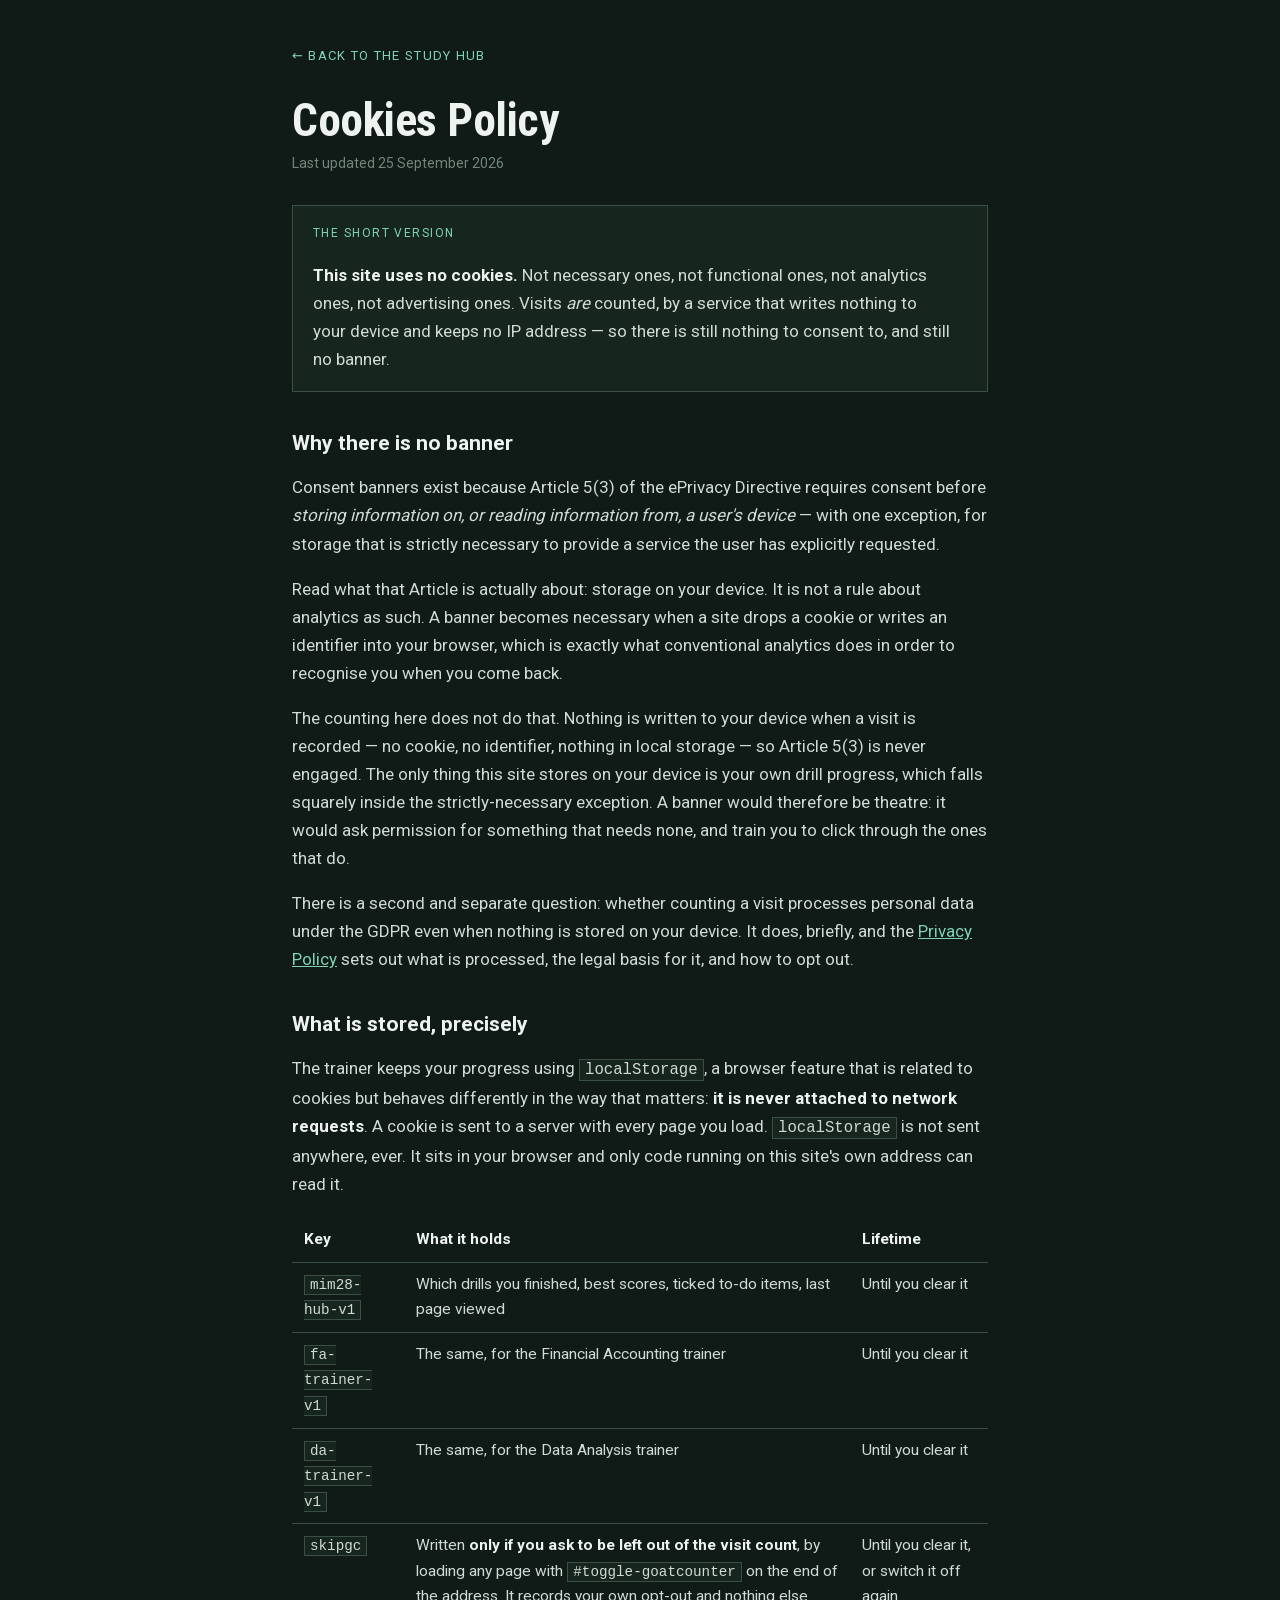
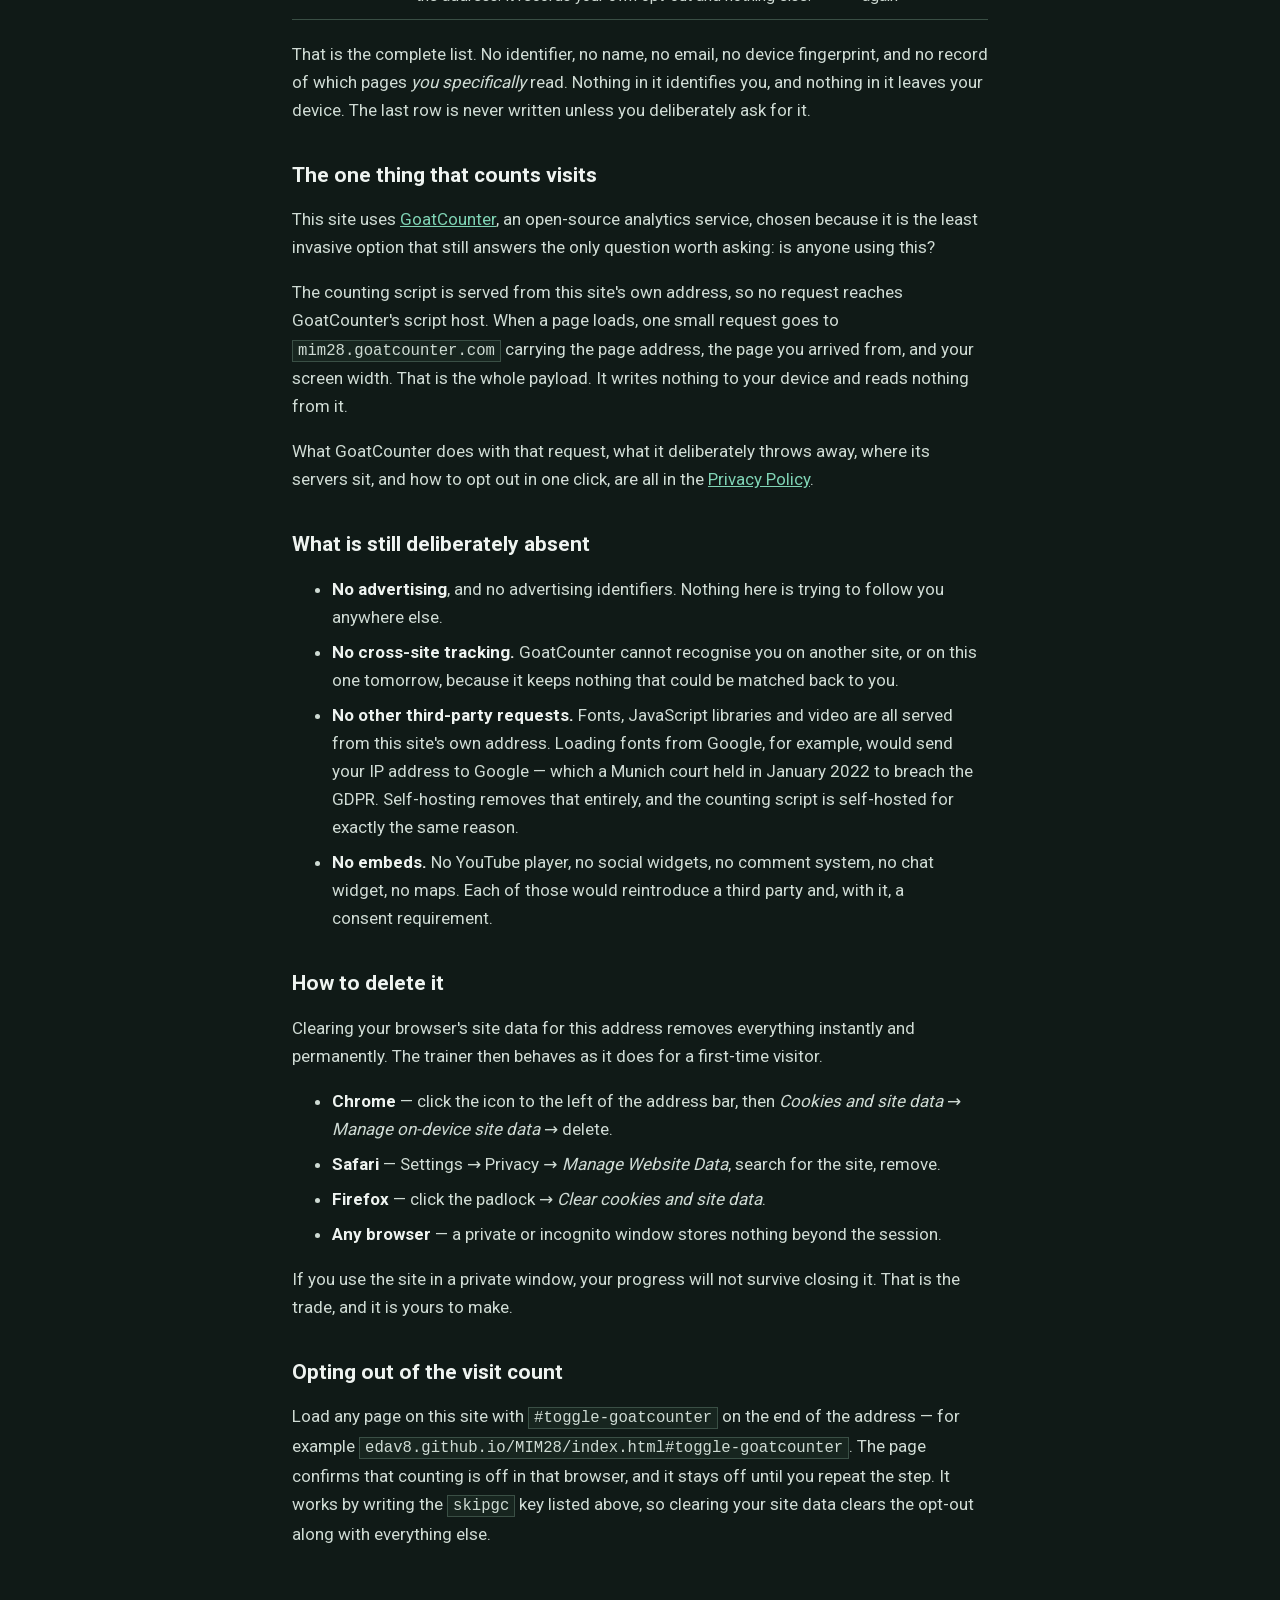
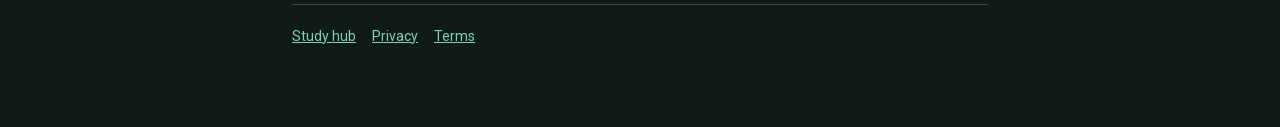
<file: cookies.html>
<!DOCTYPE html>
<html lang="en"><head>
<meta charset="utf-8">
<meta name="viewport" content="width=device-width, initial-scale=1">
<title>Cookies Policy — MIM’28 Study Hub</title>
<meta name="description" content="This site uses no cookies. Visits are counted with GoatCounter, which stores no IP address and writes nothing to your device.">
<meta name="robots" content="index, follow">
<link rel="stylesheet" href="assets/fonts/fonts.css">
<link rel="stylesheet" href="assets/legal.css">
<link rel="icon" href="assets/favicon.svg" type="image/svg+xml">
<meta name="theme-color" content="#101a17">
<!-- Analytics: GoatCounter. The script is served from this origin, so no request
     reaches gc.zgo.at; the only outbound call is the counting beacon itself, to
     servers in Finland and Germany. No cookies, and no IP address is stored. -->
<script data-goatcounter="https://mim28.goatcounter.com/count" async src="assets/vendor/goatcounter-count.js"></script>
</head>
<body>
<div class="wrap">
<a class="back" href="index.html">← Back to the study hub</a>

<h1>Cookies Policy</h1>
<p class="updated">Last updated 25 September 2026</p>

<div class="card">
  <p class="kicker">The short version</p>
  <p><strong>This site uses no cookies.</strong> Not necessary ones, not functional ones, not analytics ones, not advertising ones. Visits <em>are</em> counted, by a service that writes nothing to your device and keeps no IP address — so there is still nothing to consent to, and still no banner.</p>
</div>

<h2>Why there is no banner</h2>
<p>Consent banners exist because Article 5(3) of the ePrivacy Directive requires consent before <em>storing information on, or reading information from, a user's device</em> — with one exception, for storage that is strictly necessary to provide a service the user has explicitly requested.</p>
<p>Read what that Article is actually about: storage on your device. It is not a rule about analytics as such. A banner becomes necessary when a site drops a cookie or writes an identifier into your browser, which is exactly what conventional analytics does in order to recognise you when you come back.</p>
<p>The counting here does not do that. Nothing is written to your device when a visit is recorded — no cookie, no identifier, nothing in local storage — so Article 5(3) is never engaged. The only thing this site stores on your device is your own drill progress, which falls squarely inside the strictly-necessary exception. A banner would therefore be theatre: it would ask permission for something that needs none, and train you to click through the ones that do.</p>
<p>There is a second and separate question: whether counting a visit processes personal data under the GDPR even when nothing is stored on your device. It does, briefly, and the <a href="privacy.html">Privacy Policy</a> sets out what is processed, the legal basis for it, and how to opt out.</p>

<h2>What is stored, precisely</h2>
<p>The trainer keeps your progress using <code>localStorage</code>, a browser feature that is related to cookies but behaves differently in the way that matters: <strong>it is never attached to network requests</strong>. A cookie is sent to a server with every page you load. <code>localStorage</code> is not sent anywhere, ever. It sits in your browser and only code running on this site's own address can read it.</p>

<table>
  <tr><th>Key</th><th>What it holds</th><th>Lifetime</th></tr>
  <tr><td><code>mim28-hub-v1</code></td><td>Which drills you finished, best scores, ticked to-do items, last page viewed</td><td>Until you clear it</td></tr>
  <tr><td><code>fa-trainer-v1</code></td><td>The same, for the Financial Accounting trainer</td><td>Until you clear it</td></tr>
  <tr><td><code>da-trainer-v1</code></td><td>The same, for the Data Analysis trainer</td><td>Until you clear it</td></tr>
  <tr><td><code>skipgc</code></td><td>Written <strong>only if you ask to be left out of the visit count</strong>, by loading any page with <code>#toggle-goatcounter</code> on the end of the address. It records your own opt-out and nothing else.</td><td>Until you clear it, or switch it off again</td></tr>
</table>

<p>That is the complete list. No identifier, no name, no email, no device fingerprint, and no record of which pages <em>you specifically</em> read. Nothing in it identifies you, and nothing in it leaves your device. The last row is never written unless you deliberately ask for it.</p>

<h2>The one thing that counts visits</h2>
<p>This site uses <a href="https://www.goatcounter.com" rel="noopener">GoatCounter</a>, an open-source analytics service, chosen because it is the least invasive option that still answers the only question worth asking: is anyone using this?</p>
<p>The counting script is served from this site's own address, so no request reaches GoatCounter's script host. When a page loads, one small request goes to <code>mim28.goatcounter.com</code> carrying the page address, the page you arrived from, and your screen width. That is the whole payload. It writes nothing to your device and reads nothing from it.</p>
<p>What GoatCounter does with that request, what it deliberately throws away, where its servers sit, and how to opt out in one click, are all in the <a href="privacy.html">Privacy Policy</a>.</p>

<h2>What is still deliberately absent</h2>
<ul>
  <li><strong>No advertising</strong>, and no advertising identifiers. Nothing here is trying to follow you anywhere else.</li>
  <li><strong>No cross-site tracking.</strong> GoatCounter cannot recognise you on another site, or on this one tomorrow, because it keeps nothing that could be matched back to you.</li>
  <li><strong>No other third-party requests.</strong> Fonts, JavaScript libraries and video are all served from this site's own address. Loading fonts from Google, for example, would send your IP address to Google — which a Munich court held in January 2022 to breach the GDPR. Self-hosting removes that entirely, and the counting script is self-hosted for exactly the same reason.</li>
  <li><strong>No embeds.</strong> No YouTube player, no social widgets, no comment system, no chat widget, no maps. Each of those would reintroduce a third party and, with it, a consent requirement.</li>
</ul>

<h2>How to delete it</h2>
<p>Clearing your browser's site data for this address removes everything instantly and permanently. The trainer then behaves as it does for a first-time visitor.</p>
<ul>
  <li><strong>Chrome</strong> — click the icon to the left of the address bar, then <em>Cookies and site data</em> → <em>Manage on-device site data</em> → delete.</li>
  <li><strong>Safari</strong> — Settings → Privacy → <em>Manage Website Data</em>, search for the site, remove.</li>
  <li><strong>Firefox</strong> — click the padlock → <em>Clear cookies and site data</em>.</li>
  <li><strong>Any browser</strong> — a private or incognito window stores nothing beyond the session.</li>
</ul>
<p>If you use the site in a private window, your progress will not survive closing it. That is the trade, and it is yours to make.</p>

<h2>Opting out of the visit count</h2>
<p>Load any page on this site with <code>#toggle-goatcounter</code> on the end of the address — for example <code>edav8.github.io/MIM28/index.html#toggle-goatcounter</code>. The page confirms that counting is off in that browser, and it stays off until you repeat the step. It works by writing the <code>skipgc</code> key listed above, so clearing your site data clears the opt-out along with everything else.</p>

<footer>
  <a href="index.html">Study hub</a><a href="privacy.html">Privacy</a><a href="terms.html">Terms</a>
</footer>
</div>
</body>
</html>
</file>
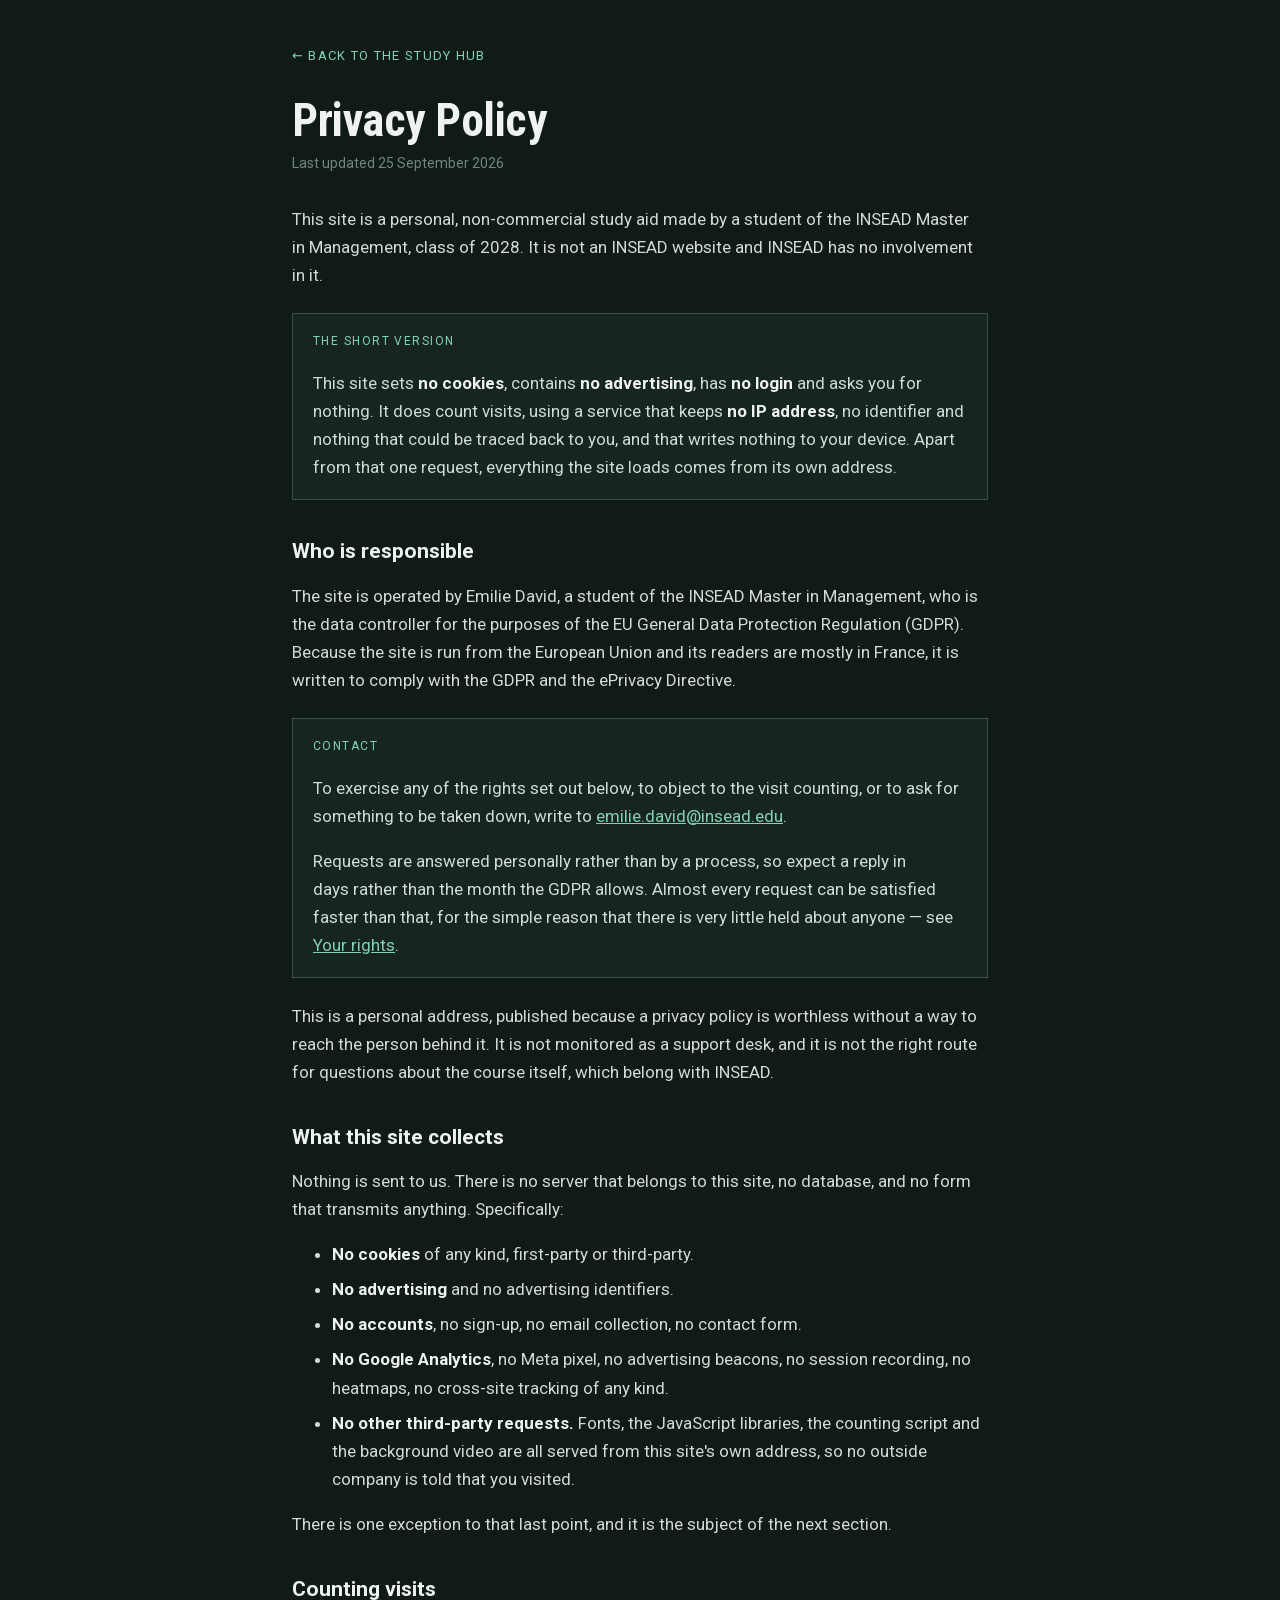
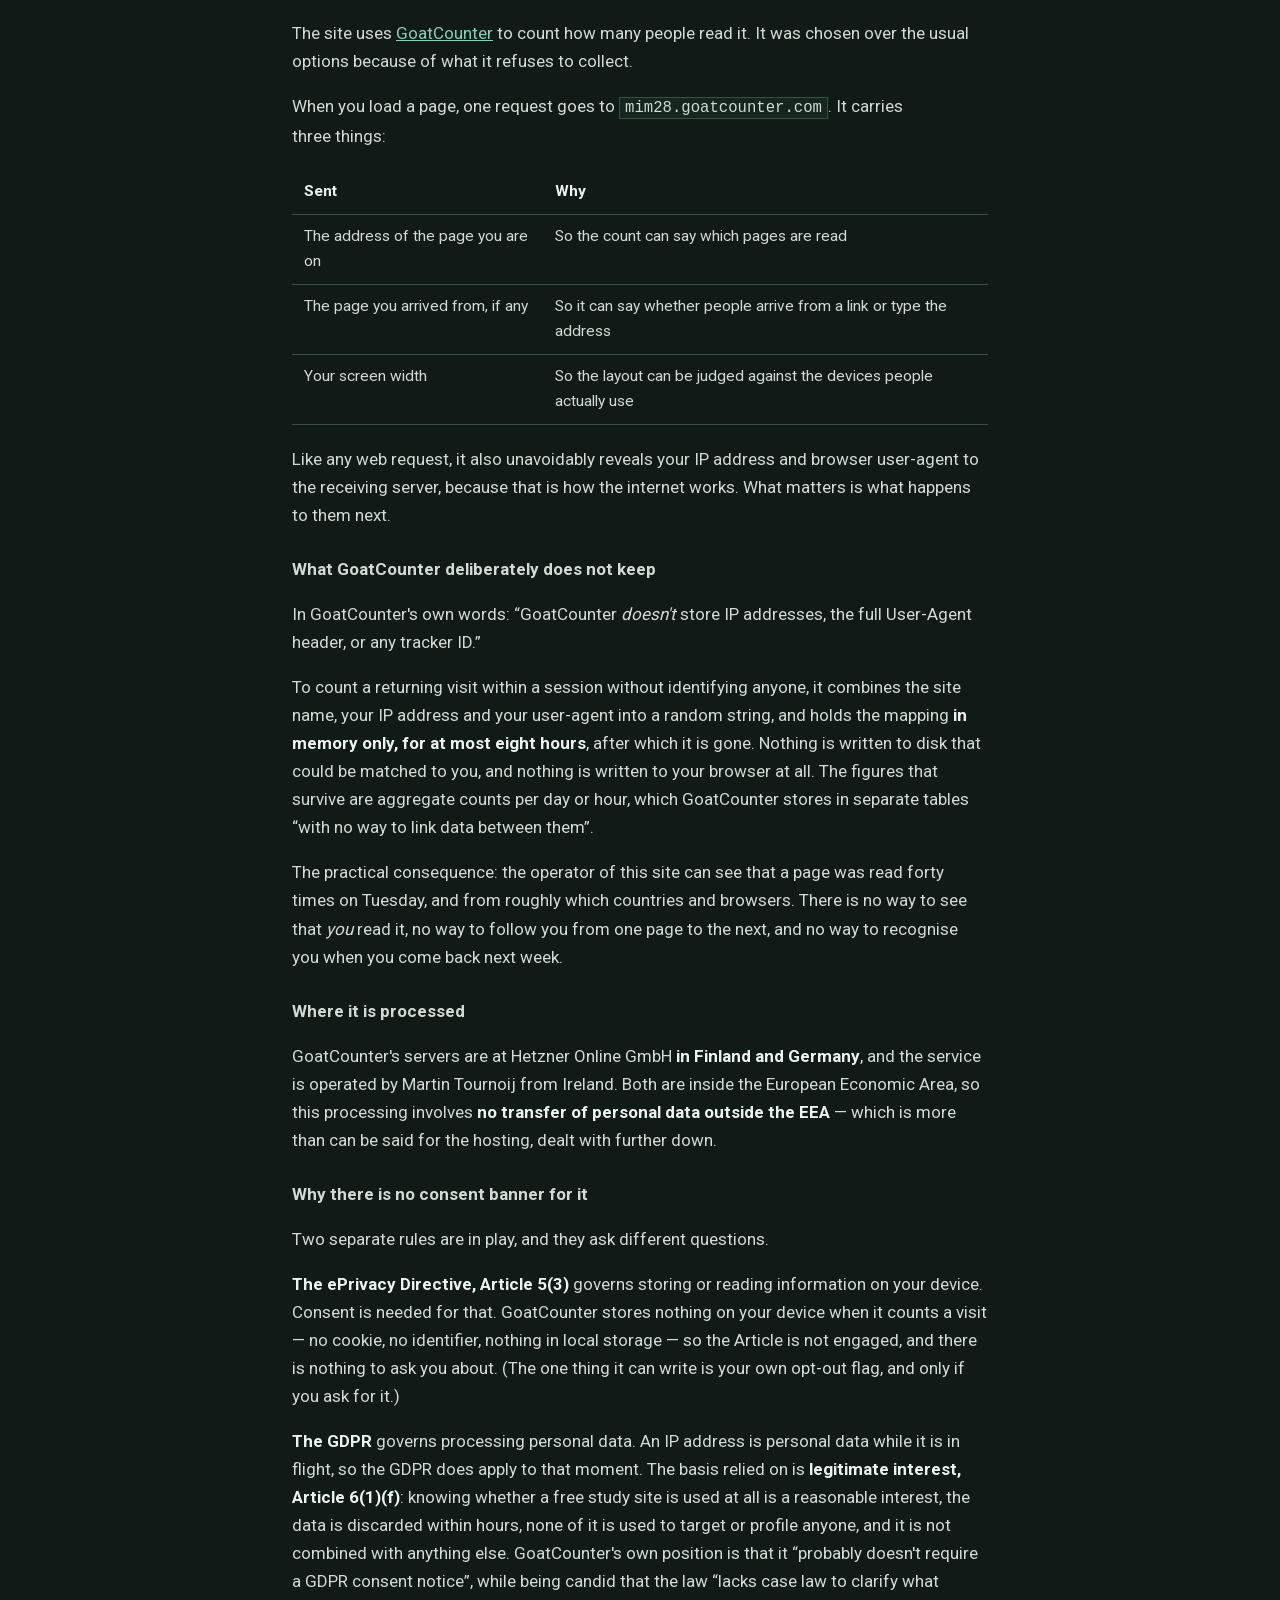
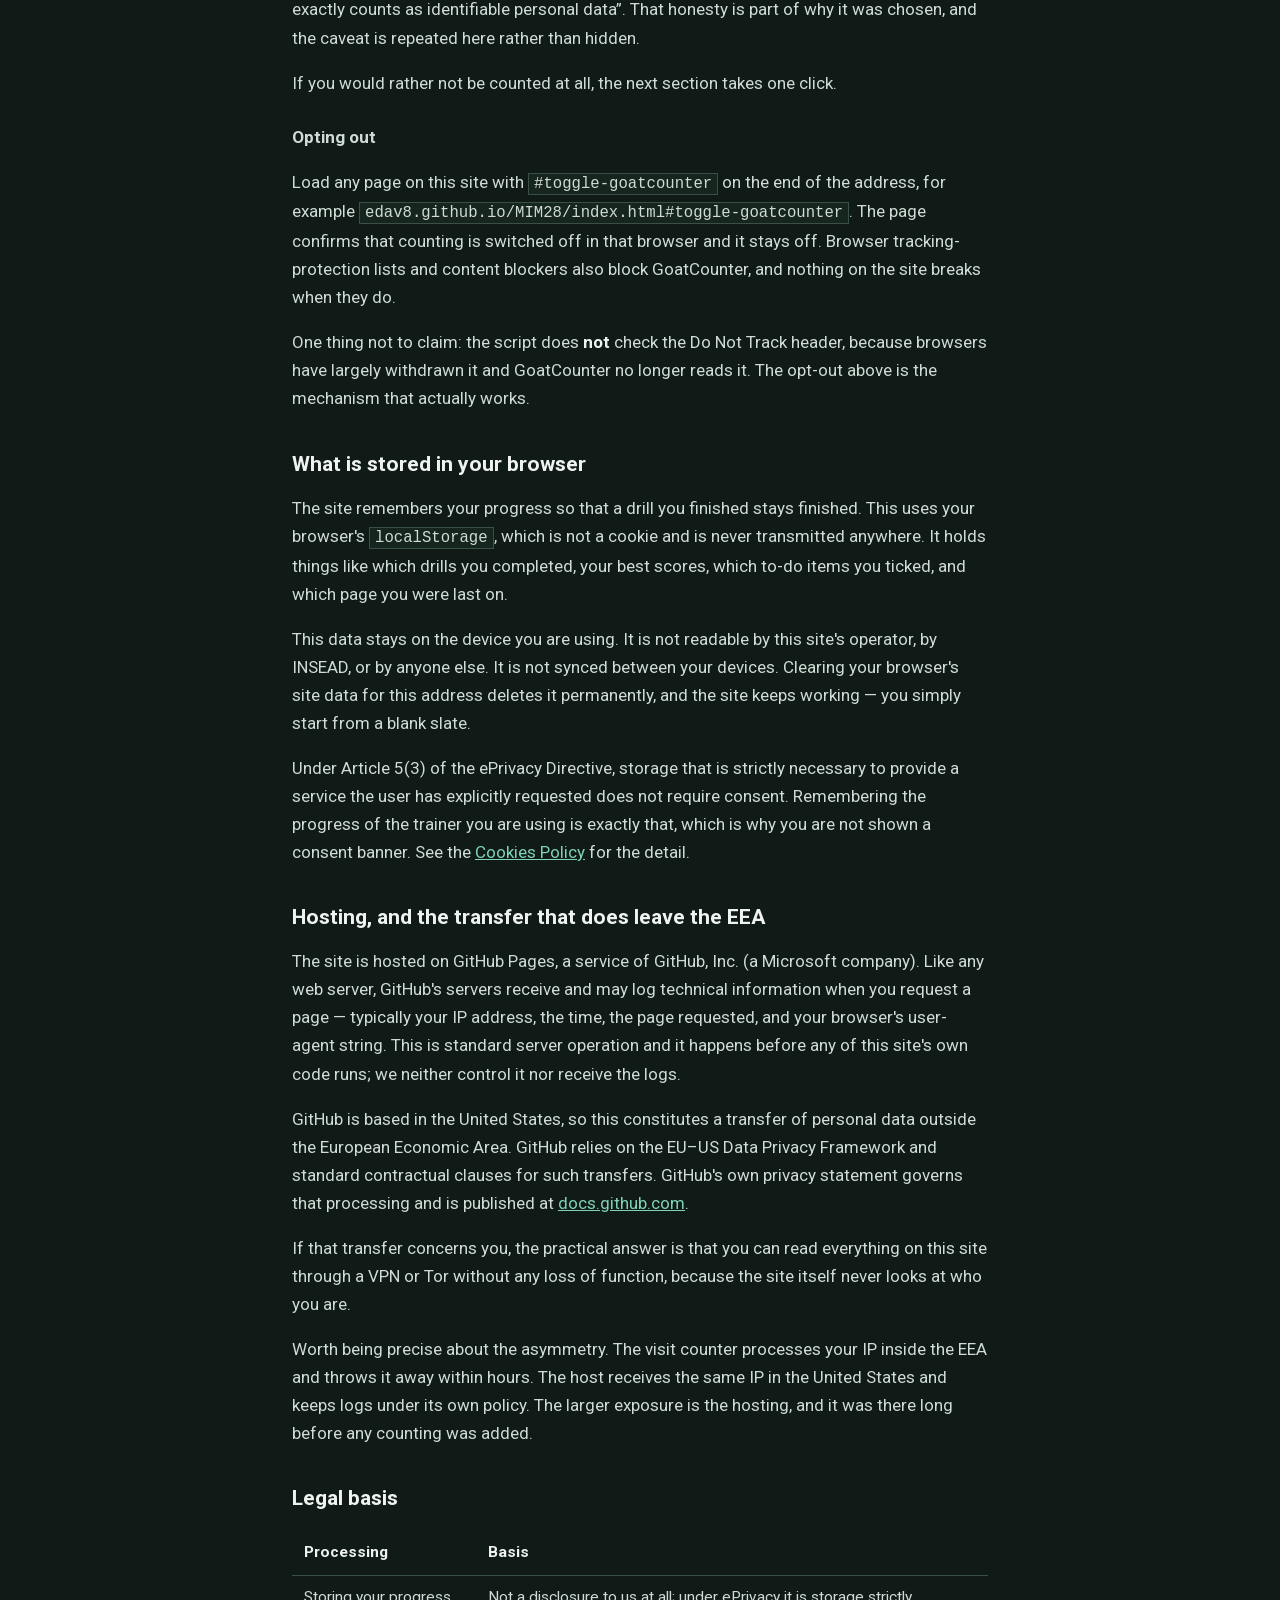
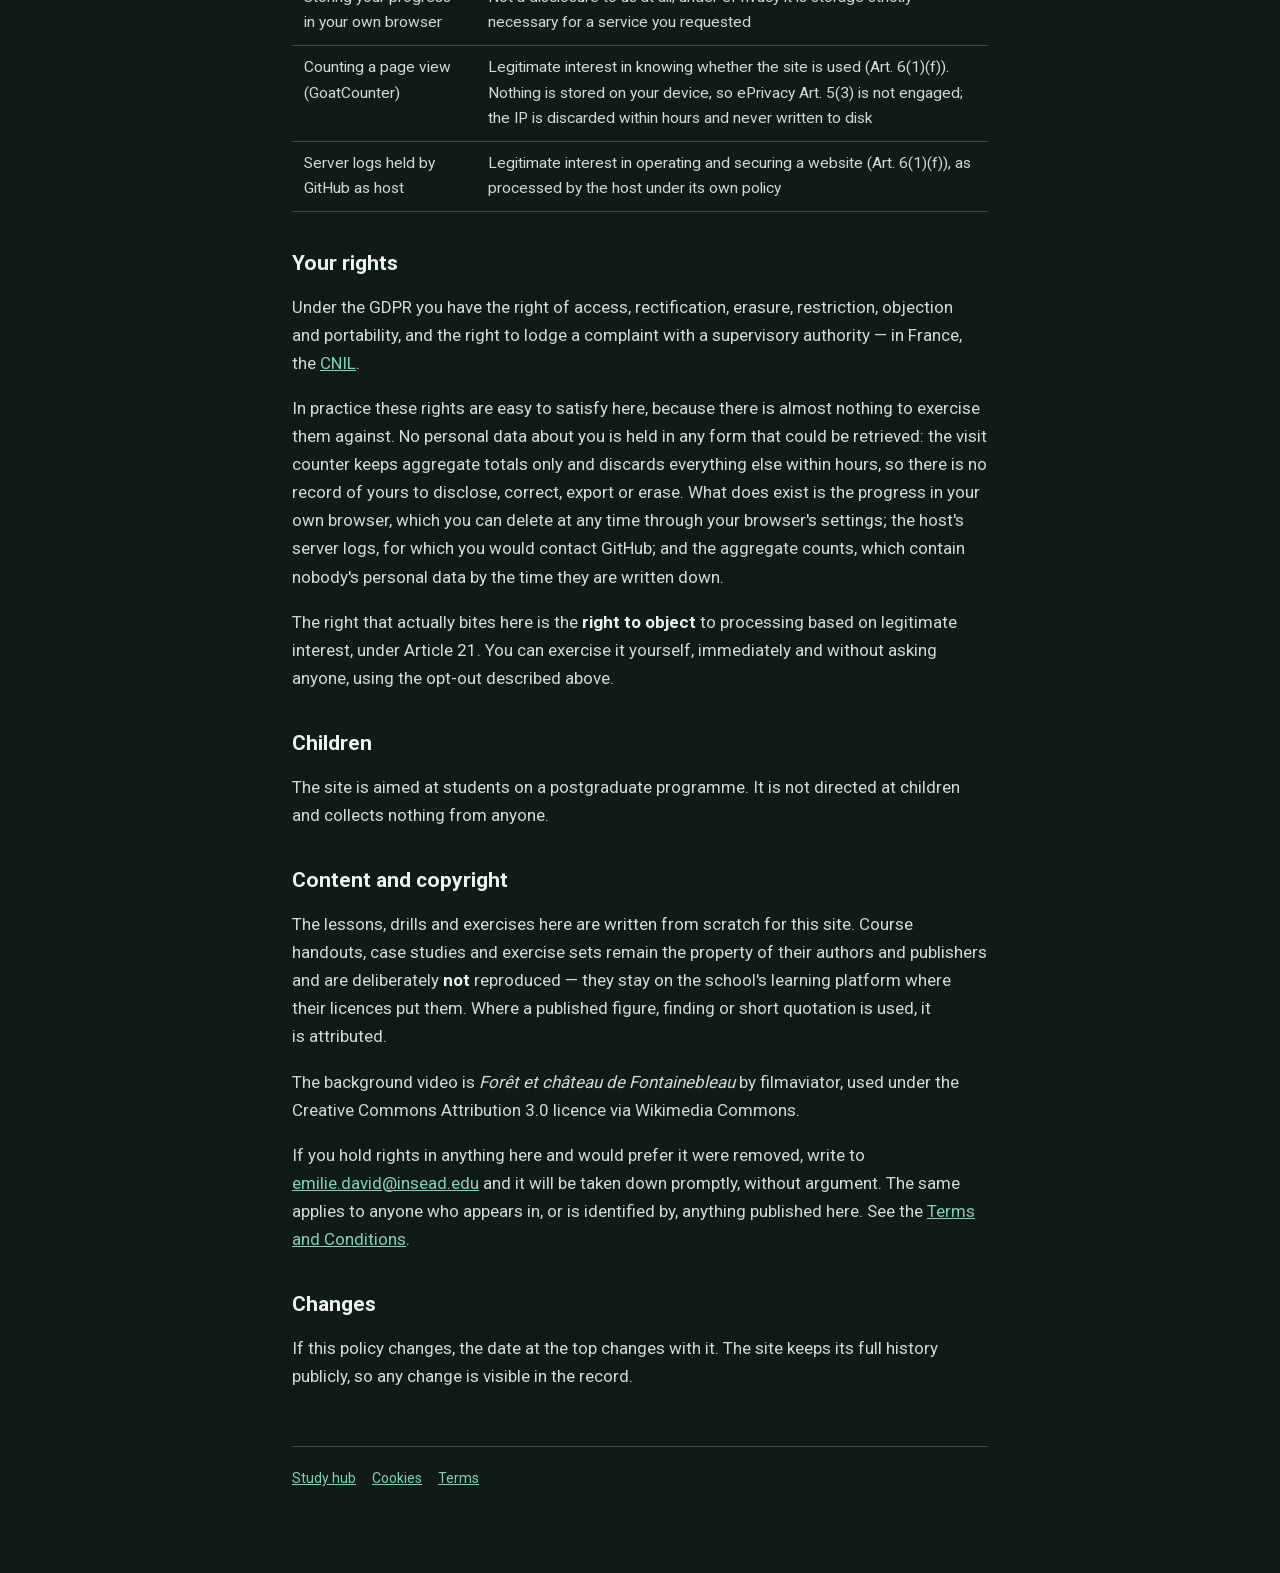
<file: privacy.html>
<!DOCTYPE html>
<html lang="en"><head>
<meta charset="utf-8">
<meta name="viewport" content="width=device-width, initial-scale=1">
<title>Privacy Policy — MIM’28 Study Hub</title>
<meta name="description" content="What the MIM’28 Study Hub does and does not collect. No cookies, no advertising, and privacy-first visit counting that stores no IP address.">
<meta name="robots" content="index, follow">
<link rel="stylesheet" href="assets/fonts/fonts.css">
<link rel="stylesheet" href="assets/legal.css">
<link rel="icon" href="assets/favicon.svg" type="image/svg+xml">
<meta name="theme-color" content="#101a17">
<!-- Analytics: GoatCounter. The script is served from this origin, so no request
     reaches gc.zgo.at; the only outbound call is the counting beacon itself, to
     servers in Finland and Germany. No cookies, and no IP address is stored. -->
<script data-goatcounter="https://mim28.goatcounter.com/count" async src="assets/vendor/goatcounter-count.js"></script>
</head>
<body>
<div class="wrap">
<a class="back" href="index.html">← Back to the study hub</a>

<h1>Privacy Policy</h1>
<p class="updated">Last updated 25 September 2026</p>

<p>This site is a personal, non-commercial study aid made by a student of the INSEAD Master in Management, class of 2028. It is not an INSEAD website and INSEAD has no involvement in it.</p>

<div class="card">
  <p class="kicker">The short version</p>
  <p>This site sets <strong>no cookies</strong>, contains <strong>no advertising</strong>, has <strong>no login</strong> and asks you for nothing. It does count visits, using a service that keeps <strong>no IP address</strong>, no identifier and nothing that could be traced back to you, and that writes nothing to your device. Apart from that one request, everything the site loads comes from its own address.</p>
</div>

<h2>Who is responsible</h2>
<p>The site is operated by Emilie David, a student of the INSEAD Master in Management, who is the data controller for the purposes of the EU General Data Protection Regulation (GDPR). Because the site is run from the European Union and its readers are mostly in France, it is written to comply with the GDPR and the ePrivacy Directive.</p>

<div class="card">
  <p class="kicker">Contact</p>
  <p>To exercise any of the rights set out below, to object to the visit counting, or to ask for something to be taken down, write to <a href="mailto:emilie.david@insead.edu">emilie.david@insead.edu</a>.</p>
  <p>Requests are answered personally rather than by a process, so expect a reply in days rather than the month the GDPR allows. Almost every request can be satisfied faster than that, for the simple reason that there is very little held about anyone &mdash; see <a href="#rights">Your rights</a>.</p>
</div>

<p>This is a personal address, published because a privacy policy is worthless without a way to reach the person behind it. It is not monitored as a support desk, and it is not the right route for questions about the course itself, which belong with INSEAD.</p>

<h2>What this site collects</h2>
<p>Nothing is sent to us. There is no server that belongs to this site, no database, and no form that transmits anything. Specifically:</p>
<ul>
  <li><strong>No cookies</strong> of any kind, first-party or third-party.</li>
  <li><strong>No advertising</strong> and no advertising identifiers.</li>
  <li><strong>No accounts</strong>, no sign-up, no email collection, no contact form.</li>
  <li><strong>No Google Analytics</strong>, no Meta pixel, no advertising beacons, no session recording, no heatmaps, no cross-site tracking of any kind.</li>
  <li><strong>No other third-party requests.</strong> Fonts, the JavaScript libraries, the counting script and the background video are all served from this site's own address, so no outside company is told that you visited.</li>
</ul>
<p>There is one exception to that last point, and it is the subject of the next section.</p>

<h2>Counting visits</h2>
<p>The site uses <a href="https://www.goatcounter.com" rel="noopener">GoatCounter</a> to count how many people read it. It was chosen over the usual options because of what it refuses to collect.</p>
<p>When you load a page, one request goes to <code>mim28.goatcounter.com</code>. It carries three things:</p>
<table>
  <tr><th>Sent</th><th>Why</th></tr>
  <tr><td>The address of the page you are on</td><td>So the count can say which pages are read</td></tr>
  <tr><td>The page you arrived from, if any</td><td>So it can say whether people arrive from a link or type the address</td></tr>
  <tr><td>Your screen width</td><td>So the layout can be judged against the devices people actually use</td></tr>
</table>
<p>Like any web request, it also unavoidably reveals your IP address and browser user-agent to the receiving server, because that is how the internet works. What matters is what happens to them next.</p>

<h3>What GoatCounter deliberately does not keep</h3>
<p>In GoatCounter's own words: <q>GoatCounter <em>doesn't</em> store IP addresses, the full User-Agent header, or any tracker ID.</q></p>
<p>To count a returning visit within a session without identifying anyone, it combines the site name, your IP address and your user-agent into a random string, and holds the mapping <strong>in memory only, for at most eight hours</strong>, after which it is gone. Nothing is written to disk that could be matched to you, and nothing is written to your browser at all. The figures that survive are aggregate counts per day or hour, which GoatCounter stores in separate tables <q>with no way to link data between them</q>.</p>
<p>The practical consequence: the operator of this site can see that a page was read forty times on Tuesday, and from roughly which countries and browsers. There is no way to see that <em>you</em> read it, no way to follow you from one page to the next, and no way to recognise you when you come back next week.</p>

<h3>Where it is processed</h3>
<p>GoatCounter's servers are at Hetzner Online GmbH <strong>in Finland and Germany</strong>, and the service is operated by Martin Tournoij from Ireland. Both are inside the European Economic Area, so this processing involves <strong>no transfer of personal data outside the EEA</strong> — which is more than can be said for the hosting, dealt with further down.</p>

<h3>Why there is no consent banner for it</h3>
<p>Two separate rules are in play, and they ask different questions.</p>
<p><strong>The ePrivacy Directive, Article 5(3)</strong> governs storing or reading information on your device. Consent is needed for that. GoatCounter stores nothing on your device when it counts a visit — no cookie, no identifier, nothing in local storage — so the Article is not engaged, and there is nothing to ask you about. (The one thing it can write is your own opt-out flag, and only if you ask for it.)</p>
<p><strong>The GDPR</strong> governs processing personal data. An IP address is personal data while it is in flight, so the GDPR does apply to that moment. The basis relied on is <strong>legitimate interest, Article 6(1)(f)</strong>: knowing whether a free study site is used at all is a reasonable interest, the data is discarded within hours, none of it is used to target or profile anyone, and it is not combined with anything else. GoatCounter's own position is that it <q>probably doesn't require a GDPR consent notice</q>, while being candid that the law <q>lacks case law to clarify what exactly counts as identifiable personal data</q>. That honesty is part of why it was chosen, and the caveat is repeated here rather than hidden.</p>
<p>If you would rather not be counted at all, the next section takes one click.</p>

<h3>Opting out</h3>
<p>Load any page on this site with <code>#toggle-goatcounter</code> on the end of the address, for example <code>edav8.github.io/MIM28/index.html#toggle-goatcounter</code>. The page confirms that counting is switched off in that browser and it stays off. Browser tracking-protection lists and content blockers also block GoatCounter, and nothing on the site breaks when they do.</p>
<p>One thing not to claim: the script does <strong>not</strong> check the Do Not Track header, because browsers have largely withdrawn it and GoatCounter no longer reads it. The opt-out above is the mechanism that actually works.</p>

<h2>What is stored in your browser</h2>
<p>The site remembers your progress so that a drill you finished stays finished. This uses your browser's <code>localStorage</code>, which is not a cookie and is never transmitted anywhere. It holds things like which drills you completed, your best scores, which to-do items you ticked, and which page you were last on.</p>
<p>This data stays on the device you are using. It is not readable by this site's operator, by INSEAD, or by anyone else. It is not synced between your devices. Clearing your browser's site data for this address deletes it permanently, and the site keeps working — you simply start from a blank slate.</p>
<p>Under Article 5(3) of the ePrivacy Directive, storage that is strictly necessary to provide a service the user has explicitly requested does not require consent. Remembering the progress of the trainer you are using is exactly that, which is why you are not shown a consent banner. See the <a href="cookies.html">Cookies Policy</a> for the detail.</p>

<h2>Hosting, and the transfer that does leave the EEA</h2>
<p>The site is hosted on GitHub Pages, a service of GitHub, Inc. (a Microsoft company). Like any web server, GitHub's servers receive and may log technical information when you request a page — typically your IP address, the time, the page requested, and your browser's user-agent string. This is standard server operation and it happens before any of this site's own code runs; we neither control it nor receive the logs.</p>
<p>GitHub is based in the United States, so this constitutes a transfer of personal data outside the European Economic Area. GitHub relies on the EU–US Data Privacy Framework and standard contractual clauses for such transfers. GitHub's own privacy statement governs that processing and is published at <a href="https://docs.github.com/site-policy/privacy-policies/github-general-privacy-statement" rel="noopener">docs.github.com</a>.</p>
<p>If that transfer concerns you, the practical answer is that you can read everything on this site through a VPN or Tor without any loss of function, because the site itself never looks at who you are.</p>
<p>Worth being precise about the asymmetry. The visit counter processes your IP inside the EEA and throws it away within hours. The host receives the same IP in the United States and keeps logs under its own policy. The larger exposure is the hosting, and it was there long before any counting was added.</p>

<h2>Legal basis</h2>
<table>
  <tr><th>Processing</th><th>Basis</th></tr>
  <tr><td>Storing your progress in your own browser</td><td>Not a disclosure to us at all; under ePrivacy it is storage strictly necessary for a service you requested</td></tr>
  <tr><td>Counting a page view (GoatCounter)</td><td>Legitimate interest in knowing whether the site is used (Art. 6(1)(f)). Nothing is stored on your device, so ePrivacy Art. 5(3) is not engaged; the IP is discarded within hours and never written to disk</td></tr>
  <tr><td>Server logs held by GitHub as host</td><td>Legitimate interest in operating and securing a website (Art. 6(1)(f)), as processed by the host under its own policy</td></tr>
</table>

<h2 id="rights">Your rights</h2>
<p>Under the GDPR you have the right of access, rectification, erasure, restriction, objection and portability, and the right to lodge a complaint with a supervisory authority — in France, the <a href="https://www.cnil.fr/" rel="noopener">CNIL</a>.</p>
<p>In practice these rights are easy to satisfy here, because there is almost nothing to exercise them against. No personal data about you is held in any form that could be retrieved: the visit counter keeps aggregate totals only and discards everything else within hours, so there is no record of yours to disclose, correct, export or erase. What does exist is the progress in your own browser, which you can delete at any time through your browser's settings; the host's server logs, for which you would contact GitHub; and the aggregate counts, which contain nobody's personal data by the time they are written down.</p>
<p>The right that actually bites here is the <strong>right to object</strong> to processing based on legitimate interest, under Article 21. You can exercise it yourself, immediately and without asking anyone, using the opt-out described above.</p>

<h2>Children</h2>
<p>The site is aimed at students on a postgraduate programme. It is not directed at children and collects nothing from anyone.</p>

<h2>Content and copyright</h2>
<p>The lessons, drills and exercises here are written from scratch for this site. Course handouts, case studies and exercise sets remain the property of their authors and publishers and are deliberately <strong>not</strong> reproduced — they stay on the school's learning platform where their licences put them. Where a published figure, finding or short quotation is used, it is attributed.</p>
<p>The background video is <em>Forêt et château de Fontainebleau</em> by filmaviator, used under the Creative Commons Attribution 3.0 licence via Wikimedia Commons.</p>
<p>If you hold rights in anything here and would prefer it were removed, write to <a href="mailto:emilie.david@insead.edu">emilie.david@insead.edu</a> and it will be taken down promptly, without argument. The same applies to anyone who appears in, or is identified by, anything published here. See the <a href="terms.html">Terms and Conditions</a>.</p>

<h2>Changes</h2>
<p>If this policy changes, the date at the top changes with it. The site keeps its full history publicly, so any change is visible in the record.</p>

<footer>
  <a href="index.html">Study hub</a><a href="cookies.html">Cookies</a><a href="terms.html">Terms</a>
</footer>
</div>
</body>
</html>
</file>
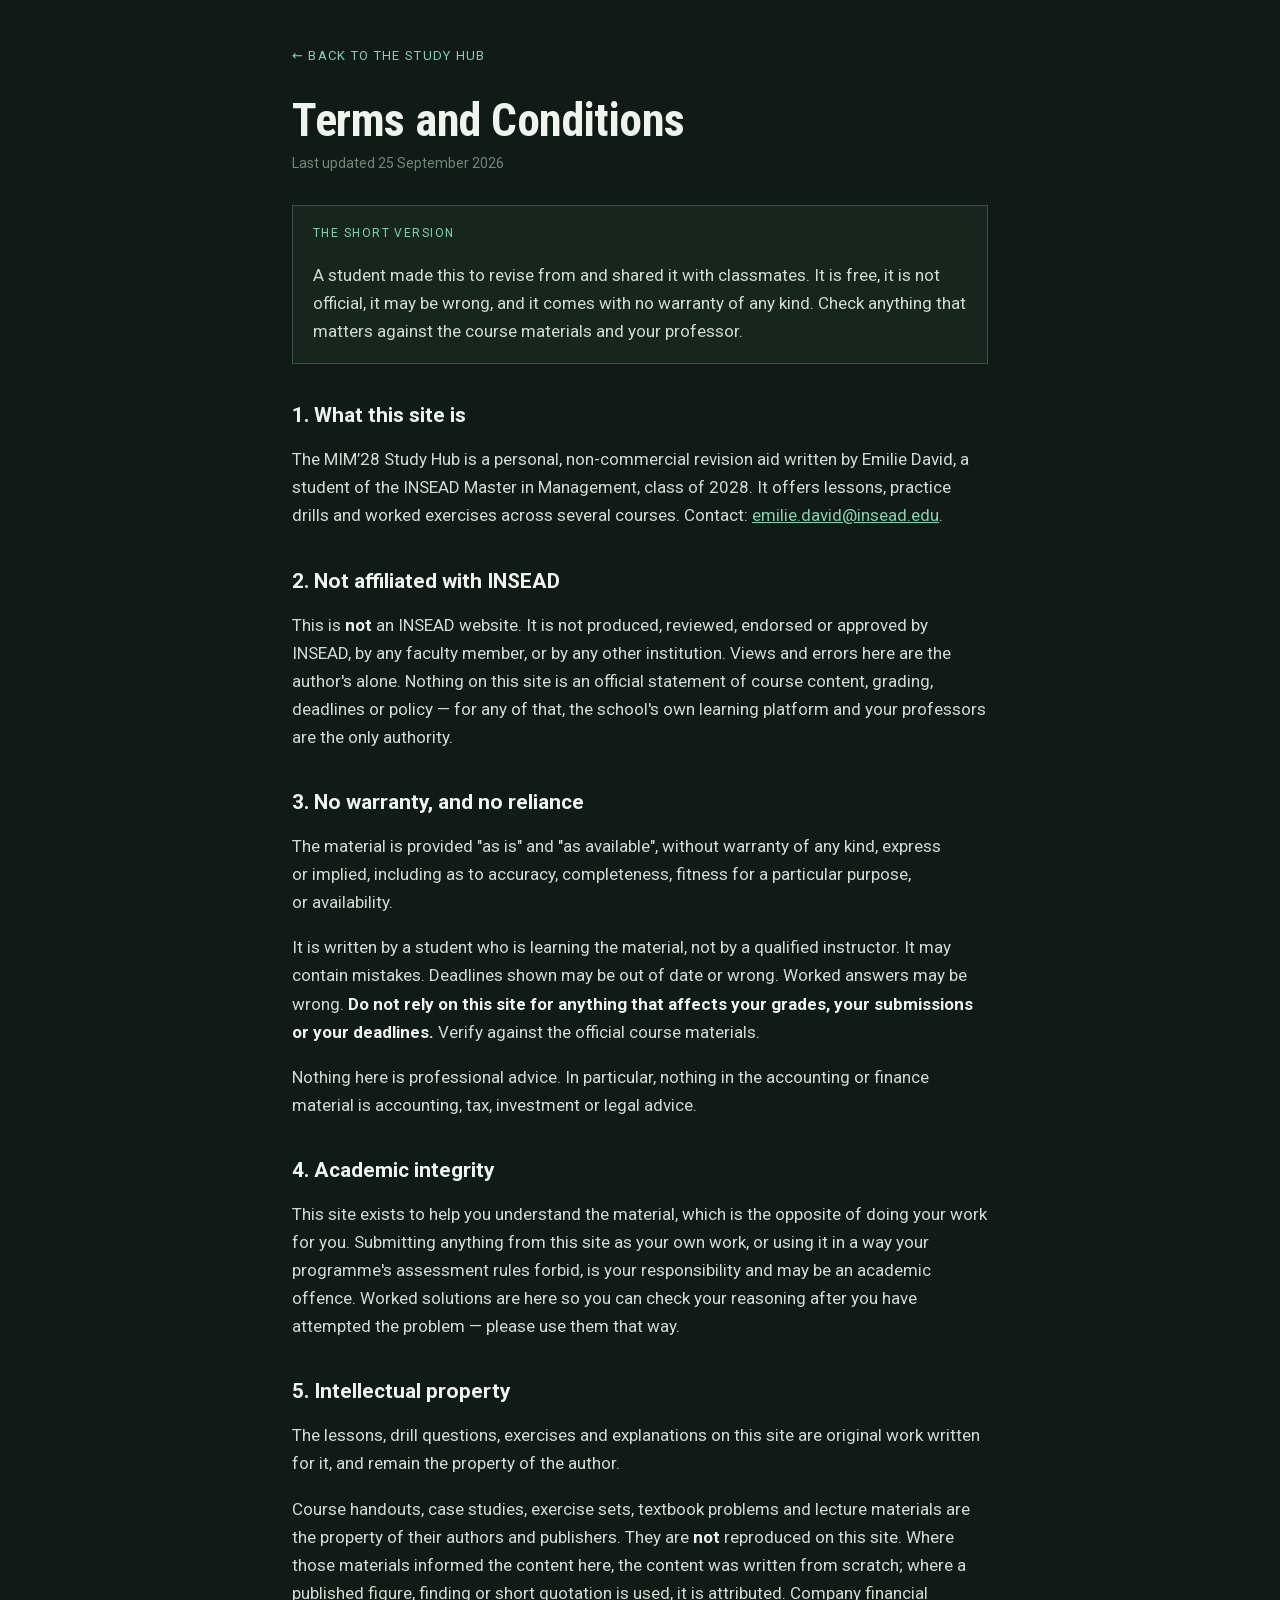
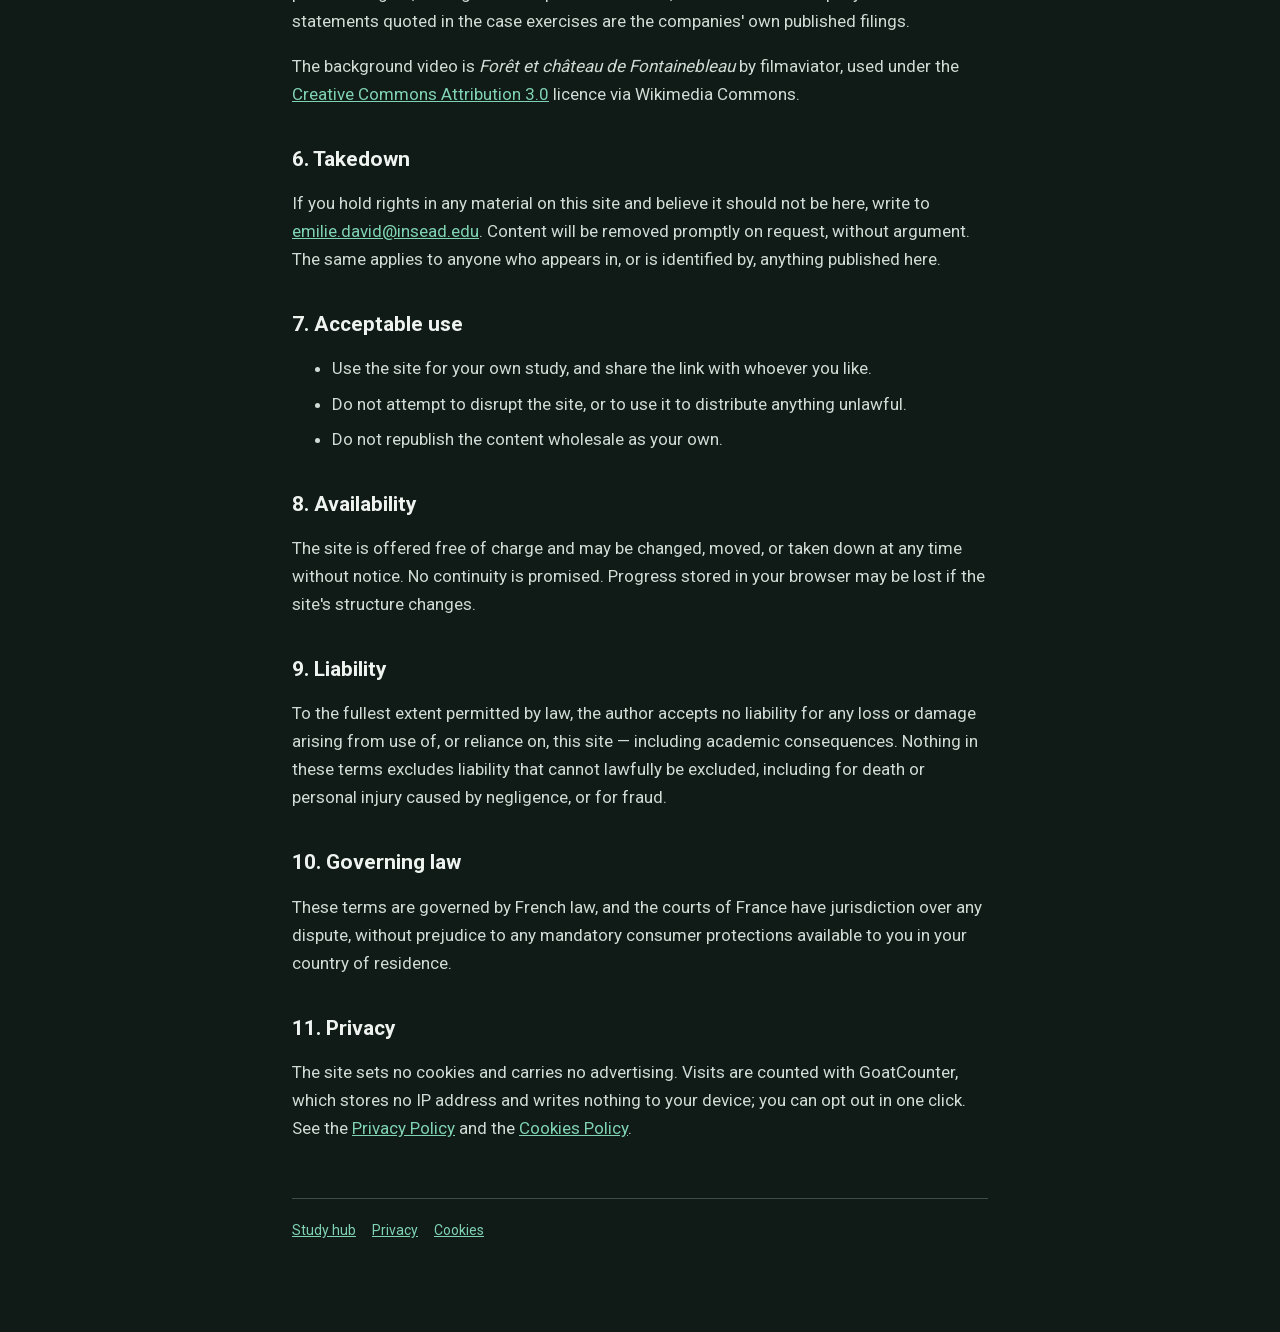
<file: terms.html>
<!DOCTYPE html>
<html lang="en"><head>
<meta charset="utf-8">
<meta name="viewport" content="width=device-width, initial-scale=1">
<title>Terms and Conditions — MIM’28 Study Hub</title>
<meta name="description" content="Terms of use for the MIM’28 Study Hub: a personal, non-commercial student study aid, offered as is and not affiliated with INSEAD.">
<meta name="robots" content="index, follow">
<link rel="stylesheet" href="assets/fonts/fonts.css">
<link rel="stylesheet" href="assets/legal.css">
<link rel="icon" href="assets/favicon.svg" type="image/svg+xml">
<meta name="theme-color" content="#101a17">
<!-- Analytics: GoatCounter. The script is served from this origin, so no request
     reaches gc.zgo.at; the only outbound call is the counting beacon itself, to
     servers in Finland and Germany. No cookies, and no IP address is stored. -->
<script data-goatcounter="https://mim28.goatcounter.com/count" async src="assets/vendor/goatcounter-count.js"></script>
</head>
<body>
<div class="wrap">
<a class="back" href="index.html">← Back to the study hub</a>

<h1>Terms and Conditions</h1>
<p class="updated">Last updated 25 September 2026</p>

<div class="card">
  <p class="kicker">The short version</p>
  <p>A student made this to revise from and shared it with classmates. It is free, it is not official, it may be wrong, and it comes with no warranty of any kind. Check anything that matters against the course materials and your professor.</p>
</div>

<h2>1. What this site is</h2>
<p>The MIM’28 Study Hub is a personal, non-commercial revision aid written by Emilie David, a student of the INSEAD Master in Management, class of 2028. It offers lessons, practice drills and worked exercises across several courses. Contact: <a href="mailto:emilie.david@insead.edu">emilie.david@insead.edu</a>.</p>

<h2>2. Not affiliated with INSEAD</h2>
<p>This is <strong>not</strong> an INSEAD website. It is not produced, reviewed, endorsed or approved by INSEAD, by any faculty member, or by any other institution. Views and errors here are the author's alone. Nothing on this site is an official statement of course content, grading, deadlines or policy — for any of that, the school's own learning platform and your professors are the only authority.</p>

<h2>3. No warranty, and no reliance</h2>
<p>The material is provided "as is" and "as available", without warranty of any kind, express or implied, including as to accuracy, completeness, fitness for a particular purpose, or availability.</p>
<p>It is written by a student who is learning the material, not by a qualified instructor. It may contain mistakes. Deadlines shown may be out of date or wrong. Worked answers may be wrong. <strong>Do not rely on this site for anything that affects your grades, your submissions or your deadlines.</strong> Verify against the official course materials.</p>
<p>Nothing here is professional advice. In particular, nothing in the accounting or finance material is accounting, tax, investment or legal advice.</p>

<h2>4. Academic integrity</h2>
<p>This site exists to help you understand the material, which is the opposite of doing your work for you. Submitting anything from this site as your own work, or using it in a way your programme's assessment rules forbid, is your responsibility and may be an academic offence. Worked solutions are here so you can check your reasoning after you have attempted the problem — please use them that way.</p>

<h2>5. Intellectual property</h2>
<p>The lessons, drill questions, exercises and explanations on this site are original work written for it, and remain the property of the author.</p>
<p>Course handouts, case studies, exercise sets, textbook problems and lecture materials are the property of their authors and publishers. They are <strong>not</strong> reproduced on this site. Where those materials informed the content here, the content was written from scratch; where a published figure, finding or short quotation is used, it is attributed. Company financial statements quoted in the case exercises are the companies' own published filings.</p>
<p>The background video is <em>Forêt et château de Fontainebleau</em> by filmaviator, used under the <a href="https://creativecommons.org/licenses/by/3.0/" rel="noopener">Creative Commons Attribution 3.0</a> licence via Wikimedia Commons.</p>

<h2>6. Takedown</h2>
<p>If you hold rights in any material on this site and believe it should not be here, write to <a href="mailto:emilie.david@insead.edu">emilie.david@insead.edu</a>. Content will be removed promptly on request, without argument. The same applies to anyone who appears in, or is identified by, anything published here.</p>

<h2>7. Acceptable use</h2>
<ul>
  <li>Use the site for your own study, and share the link with whoever you like.</li>
  <li>Do not attempt to disrupt the site, or to use it to distribute anything unlawful.</li>
  <li>Do not republish the content wholesale as your own.</li>
</ul>

<h2>8. Availability</h2>
<p>The site is offered free of charge and may be changed, moved, or taken down at any time without notice. No continuity is promised. Progress stored in your browser may be lost if the site's structure changes.</p>

<h2>9. Liability</h2>
<p>To the fullest extent permitted by law, the author accepts no liability for any loss or damage arising from use of, or reliance on, this site — including academic consequences. Nothing in these terms excludes liability that cannot lawfully be excluded, including for death or personal injury caused by negligence, or for fraud.</p>

<h2>10. Governing law</h2>
<p>These terms are governed by French law, and the courts of France have jurisdiction over any dispute, without prejudice to any mandatory consumer protections available to you in your country of residence.</p>

<h2>11. Privacy</h2>
<p>The site sets no cookies and carries no advertising. Visits are counted with GoatCounter, which stores no IP address and writes nothing to your device; you can opt out in one click. See the <a href="privacy.html">Privacy Policy</a> and the <a href="cookies.html">Cookies Policy</a>.</p>

<footer>
  <a href="index.html">Study hub</a><a href="privacy.html">Privacy</a><a href="cookies.html">Cookies</a>
</footer>
</div>
</body>
</html>
</file>
<file: assets/fonts/fonts.css>
@font-face {
  font-family: 'Roboto';
  font-style: normal;
  font-weight: 400;
  font-stretch: 100%;
  font-display: swap;
  src: url("roboto-400-500-700-900-a.woff2") format('woff2');
  unicode-range: U+0302-0303, U+0305, U+0307-0308, U+0310, U+0312, U+0315, U+031A, U+0326-0327, U+032C, U+032F-0330, U+0332-0333, U+0338, U+033A, U+0346, U+034D, U+0391-03A1, U+03A3-03A9, U+03B1-03C9, U+03D1, U+03D5-03D6, U+03F0-03F1, U+03F4-03F5, U+2016-2017, U+2034-2038, U+203C, U+2040, U+2043, U+2047, U+2050, U+2057, U+205F, U+2070-2071, U+2074-208E, U+2090-209C, U+20D0-20DC, U+20E1, U+20E5-20EF, U+2100-2112, U+2114-2115, U+2117-2121, U+2123-214F, U+2190, U+2192, U+2194-21AE, U+21B0-21E5, U+21F1-21F2, U+21F4-2211, U+2213-2214, U+2216-22FF, U+2308-230B, U+2310, U+2319, U+231C-2321, U+2336-237A, U+237C, U+2395, U+239B-23B7, U+23D0, U+23DC-23E1, U+2474-2475, U+25AF, U+25B3, U+25B7, U+25BD, U+25C1, U+25CA, U+25CC, U+25FB, U+266D-266F, U+27C0-27FF, U+2900-2AFF, U+2B0E-2B11, U+2B30-2B4C, U+2BFE, U+3030, U+FF5B, U+FF5D, U+1D400-1D7FF, U+1EE00-1EEFF;
}
@font-face {
  font-family: 'Roboto';
  font-style: normal;
  font-weight: 400;
  font-stretch: 100%;
  font-display: swap;
  src: url("roboto-400-500-700-900-b.woff2") format('woff2');
  unicode-range: U+0001-000C, U+000E-001F, U+007F-009F, U+20DD-20E0, U+20E2-20E4, U+2150-218F, U+2190, U+2192, U+2194-2199, U+21AF, U+21E6-21F0, U+21F3, U+2218-2219, U+2299, U+22C4-22C6, U+2300-243F, U+2440-244A, U+2460-24FF, U+25A0-27BF, U+2800-28FF, U+2921-2922, U+2981, U+29BF, U+29EB, U+2B00-2BFF, U+4DC0-4DFF, U+FFF9-FFFB, U+10140-1018E, U+10190-1019C, U+101A0, U+101D0-101FD, U+102E0-102FB, U+10E60-10E7E, U+1D2C0-1D2D3, U+1D2E0-1D37F, U+1F000-1F0FF, U+1F100-1F1AD, U+1F1E6-1F1FF, U+1F30D-1F30F, U+1F315, U+1F31C, U+1F31E, U+1F320-1F32C, U+1F336, U+1F378, U+1F37D, U+1F382, U+1F393-1F39F, U+1F3A7-1F3A8, U+1F3AC-1F3AF, U+1F3C2, U+1F3C4-1F3C6, U+1F3CA-1F3CE, U+1F3D4-1F3E0, U+1F3ED, U+1F3F1-1F3F3, U+1F3F5-1F3F7, U+1F408, U+1F415, U+1F41F, U+1F426, U+1F43F, U+1F441-1F442, U+1F444, U+1F446-1F449, U+1F44C-1F44E, U+1F453, U+1F46A, U+1F47D, U+1F4A3, U+1F4B0, U+1F4B3, U+1F4B9, U+1F4BB, U+1F4BF, U+1F4C8-1F4CB, U+1F4D6, U+1F4DA, U+1F4DF, U+1F4E3-1F4E6, U+1F4EA-1F4ED, U+1F4F7, U+1F4F9-1F4FB, U+1F4FD-1F4FE, U+1F503, U+1F507-1F50B, U+1F50D, U+1F512-1F513, U+1F53E-1F54A, U+1F54F-1F5FA, U+1F610, U+1F650-1F67F, U+1F687, U+1F68D, U+1F691, U+1F694, U+1F698, U+1F6AD, U+1F6B2, U+1F6B9-1F6BA, U+1F6BC, U+1F6C6-1F6CF, U+1F6D3-1F6D7, U+1F6E0-1F6EA, U+1F6F0-1F6F3, U+1F6F7-1F6FC, U+1F700-1F7FF, U+1F800-1F80B, U+1F810-1F847, U+1F850-1F859, U+1F860-1F887, U+1F890-1F8AD, U+1F8B0-1F8BB, U+1F8C0-1F8C1, U+1F900-1F90B, U+1F93B, U+1F946, U+1F984, U+1F996, U+1F9E9, U+1FA00-1FA6F, U+1FA70-1FA7C, U+1FA80-1FA89, U+1FA8F-1FAC6, U+1FACE-1FADC, U+1FADF-1FAE9, U+1FAF0-1FAF8, U+1FB00-1FBFF;
}
@font-face {
  font-family: 'Roboto';
  font-style: normal;
  font-weight: 400;
  font-stretch: 100%;
  font-display: swap;
  src: url("roboto-400-500-700-900-c.woff2") format('woff2');
  unicode-range: U+0000-00FF, U+0131, U+0152-0153, U+02BB-02BC, U+02C6, U+02DA, U+02DC, U+0304, U+0308, U+0329, U+2000-206F, U+20AC, U+2122, U+2191, U+2193, U+2212, U+2215, U+FEFF, U+FFFD;
}
@font-face {
  font-family: 'Roboto';
  font-style: normal;
  font-weight: 500;
  font-stretch: 100%;
  font-display: swap;
  src: url("roboto-400-500-700-900-a.woff2") format('woff2');
  unicode-range: U+0302-0303, U+0305, U+0307-0308, U+0310, U+0312, U+0315, U+031A, U+0326-0327, U+032C, U+032F-0330, U+0332-0333, U+0338, U+033A, U+0346, U+034D, U+0391-03A1, U+03A3-03A9, U+03B1-03C9, U+03D1, U+03D5-03D6, U+03F0-03F1, U+03F4-03F5, U+2016-2017, U+2034-2038, U+203C, U+2040, U+2043, U+2047, U+2050, U+2057, U+205F, U+2070-2071, U+2074-208E, U+2090-209C, U+20D0-20DC, U+20E1, U+20E5-20EF, U+2100-2112, U+2114-2115, U+2117-2121, U+2123-214F, U+2190, U+2192, U+2194-21AE, U+21B0-21E5, U+21F1-21F2, U+21F4-2211, U+2213-2214, U+2216-22FF, U+2308-230B, U+2310, U+2319, U+231C-2321, U+2336-237A, U+237C, U+2395, U+239B-23B7, U+23D0, U+23DC-23E1, U+2474-2475, U+25AF, U+25B3, U+25B7, U+25BD, U+25C1, U+25CA, U+25CC, U+25FB, U+266D-266F, U+27C0-27FF, U+2900-2AFF, U+2B0E-2B11, U+2B30-2B4C, U+2BFE, U+3030, U+FF5B, U+FF5D, U+1D400-1D7FF, U+1EE00-1EEFF;
}
@font-face {
  font-family: 'Roboto';
  font-style: normal;
  font-weight: 500;
  font-stretch: 100%;
  font-display: swap;
  src: url("roboto-400-500-700-900-b.woff2") format('woff2');
  unicode-range: U+0001-000C, U+000E-001F, U+007F-009F, U+20DD-20E0, U+20E2-20E4, U+2150-218F, U+2190, U+2192, U+2194-2199, U+21AF, U+21E6-21F0, U+21F3, U+2218-2219, U+2299, U+22C4-22C6, U+2300-243F, U+2440-244A, U+2460-24FF, U+25A0-27BF, U+2800-28FF, U+2921-2922, U+2981, U+29BF, U+29EB, U+2B00-2BFF, U+4DC0-4DFF, U+FFF9-FFFB, U+10140-1018E, U+10190-1019C, U+101A0, U+101D0-101FD, U+102E0-102FB, U+10E60-10E7E, U+1D2C0-1D2D3, U+1D2E0-1D37F, U+1F000-1F0FF, U+1F100-1F1AD, U+1F1E6-1F1FF, U+1F30D-1F30F, U+1F315, U+1F31C, U+1F31E, U+1F320-1F32C, U+1F336, U+1F378, U+1F37D, U+1F382, U+1F393-1F39F, U+1F3A7-1F3A8, U+1F3AC-1F3AF, U+1F3C2, U+1F3C4-1F3C6, U+1F3CA-1F3CE, U+1F3D4-1F3E0, U+1F3ED, U+1F3F1-1F3F3, U+1F3F5-1F3F7, U+1F408, U+1F415, U+1F41F, U+1F426, U+1F43F, U+1F441-1F442, U+1F444, U+1F446-1F449, U+1F44C-1F44E, U+1F453, U+1F46A, U+1F47D, U+1F4A3, U+1F4B0, U+1F4B3, U+1F4B9, U+1F4BB, U+1F4BF, U+1F4C8-1F4CB, U+1F4D6, U+1F4DA, U+1F4DF, U+1F4E3-1F4E6, U+1F4EA-1F4ED, U+1F4F7, U+1F4F9-1F4FB, U+1F4FD-1F4FE, U+1F503, U+1F507-1F50B, U+1F50D, U+1F512-1F513, U+1F53E-1F54A, U+1F54F-1F5FA, U+1F610, U+1F650-1F67F, U+1F687, U+1F68D, U+1F691, U+1F694, U+1F698, U+1F6AD, U+1F6B2, U+1F6B9-1F6BA, U+1F6BC, U+1F6C6-1F6CF, U+1F6D3-1F6D7, U+1F6E0-1F6EA, U+1F6F0-1F6F3, U+1F6F7-1F6FC, U+1F700-1F7FF, U+1F800-1F80B, U+1F810-1F847, U+1F850-1F859, U+1F860-1F887, U+1F890-1F8AD, U+1F8B0-1F8BB, U+1F8C0-1F8C1, U+1F900-1F90B, U+1F93B, U+1F946, U+1F984, U+1F996, U+1F9E9, U+1FA00-1FA6F, U+1FA70-1FA7C, U+1FA80-1FA89, U+1FA8F-1FAC6, U+1FACE-1FADC, U+1FADF-1FAE9, U+1FAF0-1FAF8, U+1FB00-1FBFF;
}
@font-face {
  font-family: 'Roboto';
  font-style: normal;
  font-weight: 500;
  font-stretch: 100%;
  font-display: swap;
  src: url("roboto-400-500-700-900-c.woff2") format('woff2');
  unicode-range: U+0000-00FF, U+0131, U+0152-0153, U+02BB-02BC, U+02C6, U+02DA, U+02DC, U+0304, U+0308, U+0329, U+2000-206F, U+20AC, U+2122, U+2191, U+2193, U+2212, U+2215, U+FEFF, U+FFFD;
}
@font-face {
  font-family: 'Roboto';
  font-style: normal;
  font-weight: 700;
  font-stretch: 100%;
  font-display: swap;
  src: url("roboto-400-500-700-900-a.woff2") format('woff2');
  unicode-range: U+0302-0303, U+0305, U+0307-0308, U+0310, U+0312, U+0315, U+031A, U+0326-0327, U+032C, U+032F-0330, U+0332-0333, U+0338, U+033A, U+0346, U+034D, U+0391-03A1, U+03A3-03A9, U+03B1-03C9, U+03D1, U+03D5-03D6, U+03F0-03F1, U+03F4-03F5, U+2016-2017, U+2034-2038, U+203C, U+2040, U+2043, U+2047, U+2050, U+2057, U+205F, U+2070-2071, U+2074-208E, U+2090-209C, U+20D0-20DC, U+20E1, U+20E5-20EF, U+2100-2112, U+2114-2115, U+2117-2121, U+2123-214F, U+2190, U+2192, U+2194-21AE, U+21B0-21E5, U+21F1-21F2, U+21F4-2211, U+2213-2214, U+2216-22FF, U+2308-230B, U+2310, U+2319, U+231C-2321, U+2336-237A, U+237C, U+2395, U+239B-23B7, U+23D0, U+23DC-23E1, U+2474-2475, U+25AF, U+25B3, U+25B7, U+25BD, U+25C1, U+25CA, U+25CC, U+25FB, U+266D-266F, U+27C0-27FF, U+2900-2AFF, U+2B0E-2B11, U+2B30-2B4C, U+2BFE, U+3030, U+FF5B, U+FF5D, U+1D400-1D7FF, U+1EE00-1EEFF;
}
@font-face {
  font-family: 'Roboto';
  font-style: normal;
  font-weight: 700;
  font-stretch: 100%;
  font-display: swap;
  src: url("roboto-400-500-700-900-b.woff2") format('woff2');
  unicode-range: U+0001-000C, U+000E-001F, U+007F-009F, U+20DD-20E0, U+20E2-20E4, U+2150-218F, U+2190, U+2192, U+2194-2199, U+21AF, U+21E6-21F0, U+21F3, U+2218-2219, U+2299, U+22C4-22C6, U+2300-243F, U+2440-244A, U+2460-24FF, U+25A0-27BF, U+2800-28FF, U+2921-2922, U+2981, U+29BF, U+29EB, U+2B00-2BFF, U+4DC0-4DFF, U+FFF9-FFFB, U+10140-1018E, U+10190-1019C, U+101A0, U+101D0-101FD, U+102E0-102FB, U+10E60-10E7E, U+1D2C0-1D2D3, U+1D2E0-1D37F, U+1F000-1F0FF, U+1F100-1F1AD, U+1F1E6-1F1FF, U+1F30D-1F30F, U+1F315, U+1F31C, U+1F31E, U+1F320-1F32C, U+1F336, U+1F378, U+1F37D, U+1F382, U+1F393-1F39F, U+1F3A7-1F3A8, U+1F3AC-1F3AF, U+1F3C2, U+1F3C4-1F3C6, U+1F3CA-1F3CE, U+1F3D4-1F3E0, U+1F3ED, U+1F3F1-1F3F3, U+1F3F5-1F3F7, U+1F408, U+1F415, U+1F41F, U+1F426, U+1F43F, U+1F441-1F442, U+1F444, U+1F446-1F449, U+1F44C-1F44E, U+1F453, U+1F46A, U+1F47D, U+1F4A3, U+1F4B0, U+1F4B3, U+1F4B9, U+1F4BB, U+1F4BF, U+1F4C8-1F4CB, U+1F4D6, U+1F4DA, U+1F4DF, U+1F4E3-1F4E6, U+1F4EA-1F4ED, U+1F4F7, U+1F4F9-1F4FB, U+1F4FD-1F4FE, U+1F503, U+1F507-1F50B, U+1F50D, U+1F512-1F513, U+1F53E-1F54A, U+1F54F-1F5FA, U+1F610, U+1F650-1F67F, U+1F687, U+1F68D, U+1F691, U+1F694, U+1F698, U+1F6AD, U+1F6B2, U+1F6B9-1F6BA, U+1F6BC, U+1F6C6-1F6CF, U+1F6D3-1F6D7, U+1F6E0-1F6EA, U+1F6F0-1F6F3, U+1F6F7-1F6FC, U+1F700-1F7FF, U+1F800-1F80B, U+1F810-1F847, U+1F850-1F859, U+1F860-1F887, U+1F890-1F8AD, U+1F8B0-1F8BB, U+1F8C0-1F8C1, U+1F900-1F90B, U+1F93B, U+1F946, U+1F984, U+1F996, U+1F9E9, U+1FA00-1FA6F, U+1FA70-1FA7C, U+1FA80-1FA89, U+1FA8F-1FAC6, U+1FACE-1FADC, U+1FADF-1FAE9, U+1FAF0-1FAF8, U+1FB00-1FBFF;
}
@font-face {
  font-family: 'Roboto';
  font-style: normal;
  font-weight: 700;
  font-stretch: 100%;
  font-display: swap;
  src: url("roboto-400-500-700-900-c.woff2") format('woff2');
  unicode-range: U+0000-00FF, U+0131, U+0152-0153, U+02BB-02BC, U+02C6, U+02DA, U+02DC, U+0304, U+0308, U+0329, U+2000-206F, U+20AC, U+2122, U+2191, U+2193, U+2212, U+2215, U+FEFF, U+FFFD;
}
@font-face {
  font-family: 'Roboto';
  font-style: normal;
  font-weight: 900;
  font-stretch: 100%;
  font-display: swap;
  src: url("roboto-400-500-700-900-a.woff2") format('woff2');
  unicode-range: U+0302-0303, U+0305, U+0307-0308, U+0310, U+0312, U+0315, U+031A, U+0326-0327, U+032C, U+032F-0330, U+0332-0333, U+0338, U+033A, U+0346, U+034D, U+0391-03A1, U+03A3-03A9, U+03B1-03C9, U+03D1, U+03D5-03D6, U+03F0-03F1, U+03F4-03F5, U+2016-2017, U+2034-2038, U+203C, U+2040, U+2043, U+2047, U+2050, U+2057, U+205F, U+2070-2071, U+2074-208E, U+2090-209C, U+20D0-20DC, U+20E1, U+20E5-20EF, U+2100-2112, U+2114-2115, U+2117-2121, U+2123-214F, U+2190, U+2192, U+2194-21AE, U+21B0-21E5, U+21F1-21F2, U+21F4-2211, U+2213-2214, U+2216-22FF, U+2308-230B, U+2310, U+2319, U+231C-2321, U+2336-237A, U+237C, U+2395, U+239B-23B7, U+23D0, U+23DC-23E1, U+2474-2475, U+25AF, U+25B3, U+25B7, U+25BD, U+25C1, U+25CA, U+25CC, U+25FB, U+266D-266F, U+27C0-27FF, U+2900-2AFF, U+2B0E-2B11, U+2B30-2B4C, U+2BFE, U+3030, U+FF5B, U+FF5D, U+1D400-1D7FF, U+1EE00-1EEFF;
}
@font-face {
  font-family: 'Roboto';
  font-style: normal;
  font-weight: 900;
  font-stretch: 100%;
  font-display: swap;
  src: url("roboto-400-500-700-900-b.woff2") format('woff2');
  unicode-range: U+0001-000C, U+000E-001F, U+007F-009F, U+20DD-20E0, U+20E2-20E4, U+2150-218F, U+2190, U+2192, U+2194-2199, U+21AF, U+21E6-21F0, U+21F3, U+2218-2219, U+2299, U+22C4-22C6, U+2300-243F, U+2440-244A, U+2460-24FF, U+25A0-27BF, U+2800-28FF, U+2921-2922, U+2981, U+29BF, U+29EB, U+2B00-2BFF, U+4DC0-4DFF, U+FFF9-FFFB, U+10140-1018E, U+10190-1019C, U+101A0, U+101D0-101FD, U+102E0-102FB, U+10E60-10E7E, U+1D2C0-1D2D3, U+1D2E0-1D37F, U+1F000-1F0FF, U+1F100-1F1AD, U+1F1E6-1F1FF, U+1F30D-1F30F, U+1F315, U+1F31C, U+1F31E, U+1F320-1F32C, U+1F336, U+1F378, U+1F37D, U+1F382, U+1F393-1F39F, U+1F3A7-1F3A8, U+1F3AC-1F3AF, U+1F3C2, U+1F3C4-1F3C6, U+1F3CA-1F3CE, U+1F3D4-1F3E0, U+1F3ED, U+1F3F1-1F3F3, U+1F3F5-1F3F7, U+1F408, U+1F415, U+1F41F, U+1F426, U+1F43F, U+1F441-1F442, U+1F444, U+1F446-1F449, U+1F44C-1F44E, U+1F453, U+1F46A, U+1F47D, U+1F4A3, U+1F4B0, U+1F4B3, U+1F4B9, U+1F4BB, U+1F4BF, U+1F4C8-1F4CB, U+1F4D6, U+1F4DA, U+1F4DF, U+1F4E3-1F4E6, U+1F4EA-1F4ED, U+1F4F7, U+1F4F9-1F4FB, U+1F4FD-1F4FE, U+1F503, U+1F507-1F50B, U+1F50D, U+1F512-1F513, U+1F53E-1F54A, U+1F54F-1F5FA, U+1F610, U+1F650-1F67F, U+1F687, U+1F68D, U+1F691, U+1F694, U+1F698, U+1F6AD, U+1F6B2, U+1F6B9-1F6BA, U+1F6BC, U+1F6C6-1F6CF, U+1F6D3-1F6D7, U+1F6E0-1F6EA, U+1F6F0-1F6F3, U+1F6F7-1F6FC, U+1F700-1F7FF, U+1F800-1F80B, U+1F810-1F847, U+1F850-1F859, U+1F860-1F887, U+1F890-1F8AD, U+1F8B0-1F8BB, U+1F8C0-1F8C1, U+1F900-1F90B, U+1F93B, U+1F946, U+1F984, U+1F996, U+1F9E9, U+1FA00-1FA6F, U+1FA70-1FA7C, U+1FA80-1FA89, U+1FA8F-1FAC6, U+1FACE-1FADC, U+1FADF-1FAE9, U+1FAF0-1FAF8, U+1FB00-1FBFF;
}
@font-face {
  font-family: 'Roboto';
  font-style: normal;
  font-weight: 900;
  font-stretch: 100%;
  font-display: swap;
  src: url("roboto-400-500-700-900-c.woff2") format('woff2');
  unicode-range: U+0000-00FF, U+0131, U+0152-0153, U+02BB-02BC, U+02C6, U+02DA, U+02DC, U+0304, U+0308, U+0329, U+2000-206F, U+20AC, U+2122, U+2191, U+2193, U+2212, U+2215, U+FEFF, U+FFFD;
}
@font-face {
  font-family: 'Roboto Condensed';
  font-style: normal;
  font-weight: 700;
  font-display: swap;
  src: url("roboto-condensed-700.woff2") format('woff2');
  unicode-range: U+0000-00FF, U+0131, U+0152-0153, U+02BB-02BC, U+02C6, U+02DA, U+02DC, U+0304, U+0308, U+0329, U+2000-206F, U+20AC, U+2122, U+2191, U+2193, U+2212, U+2215, U+FEFF, U+FFFD;
}
@font-face {
  font-family: 'Inter';
  font-style: normal;
  font-weight: 400;
  font-display: swap;
  src: url("inter-400.woff2") format('woff2');
  unicode-range: U+0000-00FF, U+0131, U+0152-0153, U+02BB-02BC, U+02C6, U+02DA, U+02DC, U+0304, U+0308, U+0329, U+2000-206F, U+20AC, U+2122, U+2191, U+2193, U+2212, U+2215, U+FEFF, U+FFFD;
}
@font-face {
  font-family: 'Inter';
  font-style: normal;
  font-weight: 500;
  font-display: swap;
  src: url("inter-500.woff2") format('woff2');
  unicode-range: U+0000-00FF, U+0131, U+0152-0153, U+02BB-02BC, U+02C6, U+02DA, U+02DC, U+0304, U+0308, U+0329, U+2000-206F, U+20AC, U+2122, U+2191, U+2193, U+2212, U+2215, U+FEFF, U+FFFD;
}
@font-face {
  font-family: 'Inter';
  font-style: normal;
  font-weight: 600;
  font-display: swap;
  src: url("inter-600.woff2") format('woff2');
  unicode-range: U+0000-00FF, U+0131, U+0152-0153, U+02BB-02BC, U+02C6, U+02DA, U+02DC, U+0304, U+0308, U+0329, U+2000-206F, U+20AC, U+2122, U+2191, U+2193, U+2212, U+2215, U+FEFF, U+FFFD;
}
@font-face {
  font-family: 'Inter';
  font-style: normal;
  font-weight: 700;
  font-display: swap;
  src: url("inter-700.woff2") format('woff2');
  unicode-range: U+0000-00FF, U+0131, U+0152-0153, U+02BB-02BC, U+02C6, U+02DA, U+02DC, U+0304, U+0308, U+0329, U+2000-206F, U+20AC, U+2122, U+2191, U+2193, U+2212, U+2215, U+FEFF, U+FFFD;
}
@font-face {
  font-family: 'Plus Jakarta Sans';
  font-style: normal;
  font-weight: 600;
  font-display: swap;
  src: url("plus-jakarta-sans-600.woff2") format('woff2');
  unicode-range: U+0000-00FF, U+0131, U+0152-0153, U+02BB-02BC, U+02C6, U+02DA, U+02DC, U+0304, U+0308, U+0329, U+2000-206F, U+20AC, U+2122, U+2191, U+2193, U+2212, U+2215, U+FEFF, U+FFFD;
}
@font-face {
  font-family: 'Plus Jakarta Sans';
  font-style: normal;
  font-weight: 700;
  font-display: swap;
  src: url("plus-jakarta-sans-700.woff2") format('woff2');
  unicode-range: U+0000-00FF, U+0131, U+0152-0153, U+02BB-02BC, U+02C6, U+02DA, U+02DC, U+0304, U+0308, U+0329, U+2000-206F, U+20AC, U+2122, U+2191, U+2193, U+2212, U+2215, U+FEFF, U+FFFD;
}
@font-face {
  font-family: 'Plus Jakarta Sans';
  font-style: normal;
  font-weight: 800;
  font-display: swap;
  src: url("plus-jakarta-sans-800.woff2") format('woff2');
  unicode-range: U+0000-00FF, U+0131, U+0152-0153, U+02BB-02BC, U+02C6, U+02DA, U+02DC, U+0304, U+0308, U+0329, U+2000-206F, U+20AC, U+2122, U+2191, U+2193, U+2212, U+2215, U+FEFF, U+FFFD;
}
</file>
<file: assets/legal.css>
/* Styling for the privacy, cookies and terms pages. Deliberately plain: these
   pages are static HTML with no JavaScript, so they work with scripts disabled
   and make no requests beyond this stylesheet and the self-hosted fonts. */
:root {
  --ground: #101a17; --panel: #17251f; --line: #3a4f45;
  --ink: #eef3f0; --soft: #cfdbd4; --muted: #a2b3aa; --faint: #72877c;
  --acc: #2f9d78; --accSoft: #7fd3b4;
}
* { box-sizing: border-box; }
html { color-scheme: dark; }
body {
  margin: 0; background: var(--ground); color: var(--ink);
  font-family: Roboto, system-ui, -apple-system, sans-serif;
  font-size: 17px; line-height: 1.65; -webkit-text-size-adjust: 100%;
}
.wrap { max-width: 74ch; margin: 0 auto; padding: 40px 22px 90px; }
a { color: var(--accSoft); }
a:focus-visible, button:focus-visible { outline: 3px solid var(--accSoft); outline-offset: 3px; }
.back { display: inline-block; margin-bottom: 30px; font-size: 13px; letter-spacing: .1em;
  text-transform: uppercase; color: var(--accSoft); text-decoration: none; }
.back:hover { text-decoration: underline; }
h1 { font-family: 'Roboto Condensed', Roboto, sans-serif; font-weight: 700;
  font-size: clamp(30px, 6vw, 46px); line-height: 1.08; margin: 0 0 6px; letter-spacing: -.01em; }
h2 { font-size: 21px; margin: 38px 0 10px; line-height: 1.25; }
h3 { font-size: 17px; margin: 26px 0 6px; color: var(--soft); }
.updated { color: var(--faint); font-size: 14px; margin: 0 0 30px; }
p, li { color: var(--soft); text-wrap: pretty; }
li { margin-bottom: 7px; }
strong { color: var(--ink); }
.card { border: 1px solid var(--line); background: var(--panel); padding: 18px 20px; margin: 24px 0; }
.card p:last-child, .card ul:last-child { margin-bottom: 0; }
.card p:first-child { margin-top: 0; }
.kicker { font-size: 12px; letter-spacing: .12em; text-transform: uppercase;
  color: var(--accSoft); margin: 0 0 8px; }
table { border-collapse: collapse; width: 100%; margin: 20px 0; font-size: 15.5px; }
th, td { text-align: left; padding: 9px 12px; border-bottom: 1px solid var(--line); vertical-align: top; }
th { color: var(--ink); font-weight: 700; }
td { color: var(--soft); }
code { font-family: ui-monospace, SFMono-Regular, Menlo, monospace; font-size: .92em;
  background: var(--panel); padding: 1px 5px; border: 1px solid var(--line); }
.todo { border-left: 4px solid #e0a93b; }
.todo .kicker { color: #e0a93b; }
footer { margin-top: 56px; padding-top: 20px; border-top: 1px solid var(--line);
  font-size: 14px; color: var(--faint); }
footer a { margin-right: 16px; }
@media (max-width: 560px) { body { font-size: 16px; } .wrap { padding: 28px 16px 70px; } }
</file>
